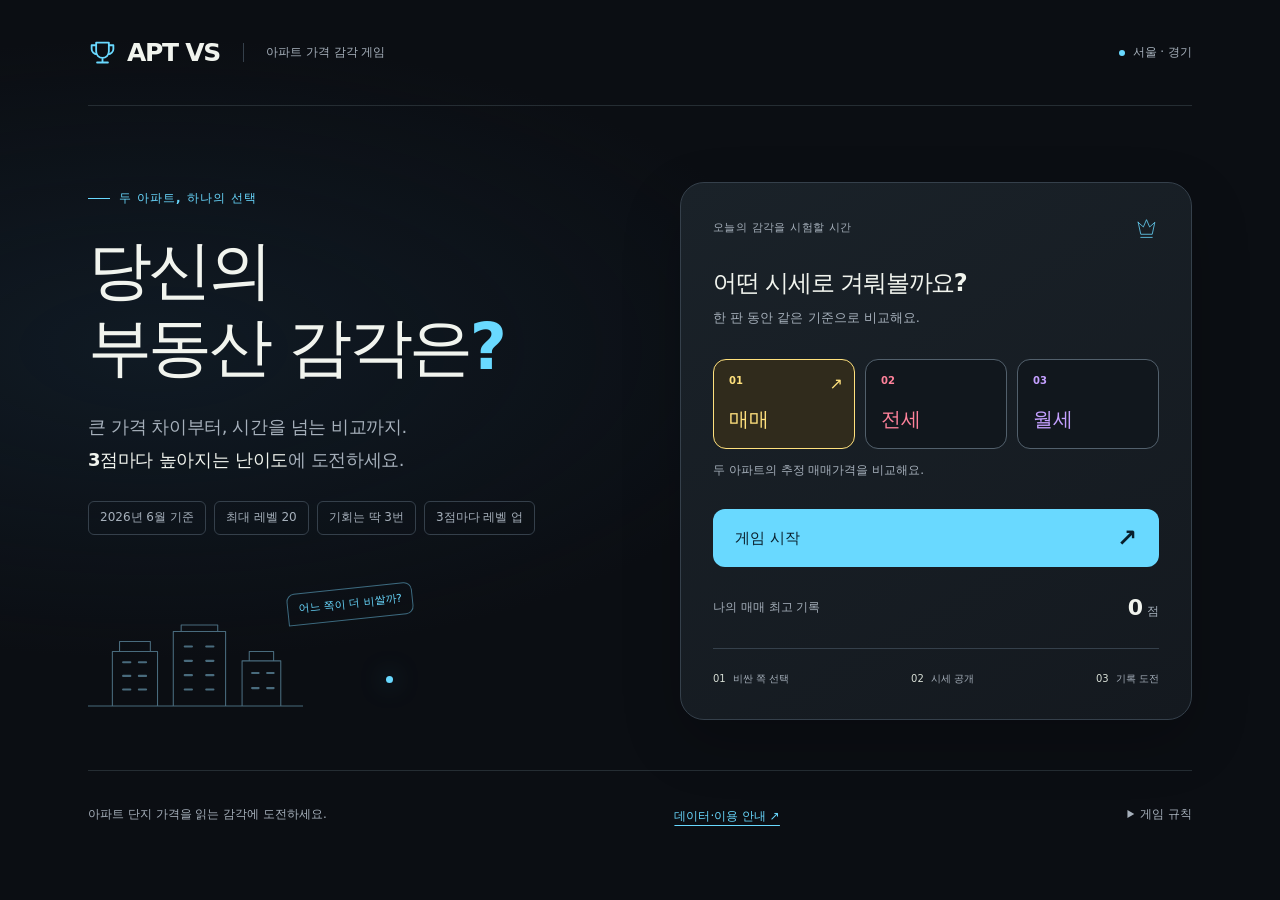
<file: index.html>
<!doctype html>
<html lang="ko">
<head>
  <meta charset="utf-8">
  <meta name="viewport" content="width=device-width, initial-scale=1">
  <meta name="theme-color" content="#0b0e13">
  <meta name="description" content="두 아파트, 더 높은 가격은? 매매·전세·월세로 겨루는 아파트 가격 감각 게임, APT VS.">
  
  <!-- Google Search Console -->
  <meta name="google-site-verification" content="xOsqzRClQl6EFem7IE3CY9n8FwjaJOAxS49cZvWSV00" />
  
  <!-- Google Analytics -->
  <script async src="https://www.googletagmanager.com/gtag/js?id=G-6WFN2FJ679"></script>
  <script>
    window.dataLayer = window.dataLayer || [];
    function gtag(){dataLayer.push(arguments);}
    gtag('js', new Date());
    gtag('config', 'G-6WFN2FJ679');
  </script>
  
  <title>APT VS · 당신의 부동산 감각은?</title>
  <link rel="icon" href="data:image/svg+xml,%3Csvg xmlns='http://www.w3.org/2000/svg' viewBox='0 0 32 32'%3E%3Crect width='32' height='32' rx='8' fill='%2369d9ff'/%3E%3Cpath d='M9 7h14v8a7 7 0 0 1-14 0zM16 22v4M11 26h10' fill='none' stroke='%23091620' stroke-width='3'/%3E%3C/svg%3E">
  <link rel="stylesheet" href="./game.76e794f03d40.css">
  <script type="module" src="./game.76e794f03d40.js"></script>
</head>
<body>
  <a class="skip" href="#main">게임으로 바로 가기</a>
  <div class="shell">
    <header class="site-header">
      <a class="brand" href="./" aria-label="APT VS 처음으로">
        <svg viewBox="0 0 32 32" aria-hidden="true"><path d="M9 5h14v10a7 7 0 0 1-14 0V5Zm0 3H4v4a6 6 0 0 0 6 6m13-10h5v4a6 6 0 0 1-6 6M16 22v5m-6 0h12"/></svg>
        APT VS<span class="brand-note">아파트 가격 감각 게임</span>
      </a>
      <span class="header-tag"><span aria-hidden="true" class="dot"></span>서울 · 경기</span>
    </header>
    <main id="main" tabindex="-1"><p class="boot">APT VS 게임을 준비하고 있어요.</p></main>
    <p id="announcer" class="sr-only" role="status" aria-live="polite" aria-atomic="true"></p>
    <footer class="site-footer">
      <span>아파트 단지 가격을 읽는 감각에 도전하세요.</span>
      <a class="about-link" href="./about.html">데이터·이용 안내 ↗</a>
      <details>
        <summary>게임 규칙</summary>
        <div class="method-copy">
          <p>더 높은 <strong>추정 가격</strong>을 고르세요. 정답은 1점, 오답은 기회 1개 차감. 기회 3개를 모두 쓰면 한 판이 끝납니다. 3점마다 한 레벨씩 올라 최대 레벨 20까지 도전합니다.</p>
          <p>레벨에 따라 시세 차이가 다릅니다. 레벨 1은 50% 초과, 2는 30% 초과, 3은 15% 초과, 4~9는 10% 초과입니다. 모든 레벨에서 5%를 초과해야 하며, 10~19는 20% 이내, 20은 10% 이내로 더 비슷한 가격을 비교합니다.</p>
          <p>1~4는 같은 전용 평형을 유지하며, 비교 지역을 서울·경기 전체 → 같은 시도 → 같은 지역구 → 같은 법정동 순으로 좁힙니다. 5는 26↔18, 6은 25·26↔17·18, 7은 25·26↔30~34, 8은 17·18↔30~34평형을 비교하고, 9부터는 모든 지역·평형을 허용합니다.</p>
          <p>10까지는 같은 기준일을 비교합니다. 11은 기준 연도의 다른 월, 12부터는 한 레벨마다 이전 1년을 더 허용합니다. 20은 데이터가 있는 전체 연도를 비교합니다. 비교 시기는 카드마다 표시하며 오늘의 실거래가를 뜻하지 않습니다.</p>
          <p>실제 단지의 <strong>전용면적에 맞춘 추정 가격</strong>입니다. 평은 전용면적 ÷ 3.3058이며, 전용 정수 평형은 이 값을 반올림한 기존 분류입니다. 공급 평형과 다릅니다. 월세는 각 시점의 모형 전환율로 보증금 1,000만원에 맞춥니다.</p>
          <p>준공연도는 단지 준공일 기준이며, 연차는 2026년에서 준공연도를 뺀 값입니다(2026년 6월 기준). 공개 가격은 매매·전세 100만원, 월세 1만원 단위로 반올림합니다.</p>
          <p>추정치 사이의 차이가 실제 거래에서 보장되지는 않습니다. 개인 최고 기록은 이 브라우저에만 임시 저장됩니다.</p>
        </div>
      </details>
    </footer>
  </div>
  <noscript><p class="noscript">게임을 시작하려면 브라우저에서 자바스크립트를 켜 주세요.</p></noscript>
</body>
</html>
</file>
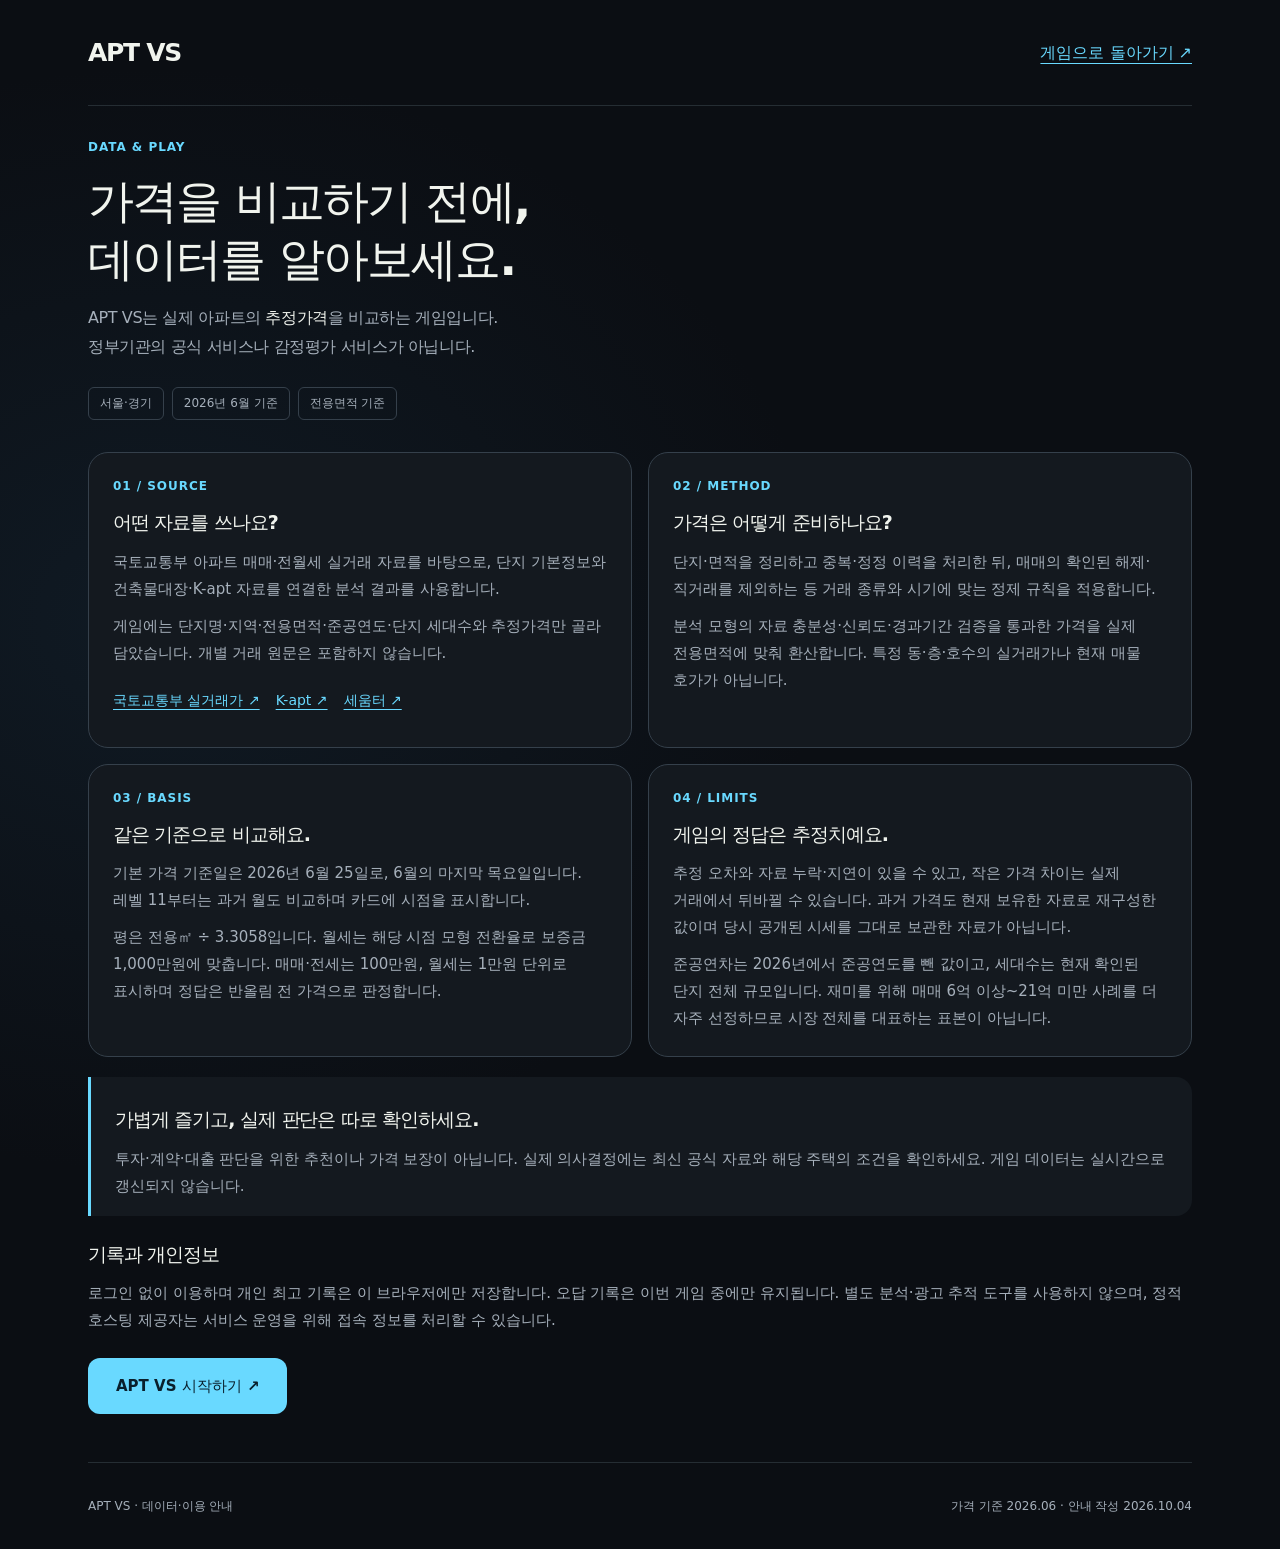
<file: about.html>
<!doctype html>
<html lang="ko">
<head>
  <meta charset="utf-8">
  <meta name="viewport" content="width=device-width, initial-scale=1">
  <meta name="theme-color" content="#0b0e13">
  <meta name="description" content="APT VS의 데이터 출처, 추정가격 준비 과정과 이용 안내.">
  <title>데이터·이용 안내 · APT VS</title>
  <link rel="stylesheet" href="./game.76e794f03d40.css">
</head>
<body>
  <a class="skip" href="#main">안내로 바로 가기</a>
  <div class="shell about-shell">
    <header class="site-header"><a class="brand" href="./">APT VS</a><a class="about-link" href="./">게임으로 돌아가기 ↗</a></header>
    <main id="main" class="about-main" tabindex="-1">
      <p class="eyebrow">DATA &amp; PLAY</p>
      <h1>가격을 비교하기 전에,<br>데이터를 알아보세요.</h1>
      <p class="lead">APT VS는 실제 아파트의 <strong>추정가격</strong>을 비교하는 게임입니다.<br>정부기관의 공식 서비스나 감정평가 서비스가 아닙니다.</p>
      <div class="rule-pills"><span>서울·경기</span><span>2026년 6월 기준</span><span>전용면적 기준</span></div>
      <div class="about-grid">
        <section class="about-card"><span class="eyebrow">01 / SOURCE</span><h2>어떤 자료를 쓰나요?</h2><p>국토교통부 아파트 매매·전월세 실거래 자료를 바탕으로, 단지 기본정보와 건축물대장·K-apt 자료를 연결한 분석 결과를 사용합니다.</p><p>게임에는 단지명·지역·전용면적·준공연도·단지 세대수와 추정가격만 골라 담았습니다. 개별 거래 원문은 포함하지 않습니다.</p><nav class="source-links" aria-label="공식 데이터 출처"><a href="https://rt.molit.go.kr/">국토교통부 실거래가 ↗</a><a href="https://www.k-apt.go.kr/">K-apt ↗</a><a href="https://www.eais.go.kr/">세움터 ↗</a></nav></section>
        <section class="about-card"><span class="eyebrow">02 / METHOD</span><h2>가격은 어떻게 준비하나요?</h2><p>단지·면적을 정리하고 중복·정정 이력을 처리한 뒤, 매매의 확인된 해제·직거래를 제외하는 등 거래 종류와 시기에 맞는 정제 규칙을 적용합니다.</p><p>분석 모형의 자료 충분성·신뢰도·경과기간 검증을 통과한 가격을 실제 전용면적에 맞춰 환산합니다. 특정 동·층·호수의 실거래가나 현재 매물 호가가 아닙니다.</p></section>
        <section class="about-card"><span class="eyebrow">03 / BASIS</span><h2>같은 기준으로 비교해요.</h2><p>기본 가격 기준일은 <time datetime="2026-06-25">2026년 6월 25일</time>로, 6월의 마지막 목요일입니다. 레벨 11부터는 과거 월도 비교하며 카드에 시점을 표시합니다.</p><p>평은 전용㎡ ÷ 3.3058입니다. 월세는 해당 시점 모형 전환율로 보증금 1,000만원에 맞춥니다. 매매·전세는 100만원, 월세는 1만원 단위로 표시하며 정답은 반올림 전 가격으로 판정합니다.</p></section>
        <section class="about-card"><span class="eyebrow">04 / LIMITS</span><h2>게임의 정답은 추정치예요.</h2><p>추정 오차와 자료 누락·지연이 있을 수 있고, 작은 가격 차이는 실제 거래에서 뒤바뀔 수 있습니다. 과거 가격도 현재 보유한 자료로 재구성한 값이며 당시 공개된 시세를 그대로 보관한 자료가 아닙니다.</p><p>준공연차는 2026년에서 준공연도를 뺀 값이고, 세대수는 현재 확인된 단지 전체 규모입니다. 재미를 위해 매매 6억 이상~21억 미만 사례를 더 자주 선정하므로 시장 전체를 대표하는 표본이 아닙니다.</p></section>
      </div>
      <aside class="about-notice" aria-label="이용 유의사항"><h2>가볍게 즐기고, 실제 판단은 따로 확인하세요.</h2><p>투자·계약·대출 판단을 위한 추천이나 가격 보장이 아닙니다. 실제 의사결정에는 최신 공식 자료와 해당 주택의 조건을 확인하세요. 게임 데이터는 실시간으로 갱신되지 않습니다.</p></aside>
      <section class="about-storage"><h2>기록과 개인정보</h2><p>로그인 없이 이용하며 개인 최고 기록은 이 브라우저에만 저장합니다. 오답 기록은 이번 게임 중에만 유지됩니다. 별도 분석·광고 추적 도구를 사용하지 않으며, 정적 호스팅 제공자는 서비스 운영을 위해 접속 정보를 처리할 수 있습니다.</p></section>
      <a class="primary about-cta" href="./">APT VS 시작하기 ↗</a>
    </main>
    <footer class="site-footer"><span>APT VS · 데이터·이용 안내</span><span>가격 기준 2026.06 · 안내 작성 2026.10.04</span></footer>
  </div>
</body>
</html>
</file>
<file: game.76e794f03d40.css>
:root{
  color-scheme:dark;
  --bg:#0b0e13;
  --surface:#14191f;
  --raised:#1b222a;
  --text:#f1f4ee;
  --muted:#a6b0bb;
  --border:#35404b;
  --accent:#69d9ff;
  --ink:#091f2c;
  --wrong:#ffada3;
  --radius:24px;
  font-family:system-ui,-apple-system,BlinkMacSystemFont,'Apple SD Gothic Neo','Malgun Gothic',sans-serif;
font-synthesis:none}
*{
box-sizing:border-box}
body{
  margin:0;
  background:radial-gradient(ellipse at 12% 40%,#172c3d66,transparent 42%),var(--bg);
  color:var(--text);
  font-size:16px;
  line-height:1.6;
min-width:280px}
button,input,a,summary{
-webkit-tap-highlight-color:transparent}
button{
  font:inherit;
  color:inherit;
  cursor:pointer;
touch-action:manipulation}
button:disabled{
cursor:default}
button,a,input,summary{
outline-offset:5px}
button:focus-visible,a:focus-visible,input:focus-visible,summary:focus-visible{
outline:3px solid var(--accent)}
h1:focus,main:focus{
outline:none}
a{
color:inherit}
h1,h2,p{
margin:0}
h1,h2{
  letter-spacing:-.055em;
  line-height:1.2;
  word-break:keep-all;
overflow-wrap:anywhere}
button{
border:0}
svg{
  fill:none;
  stroke:currentColor;
  stroke-width:1.5;
  stroke-linecap:round;
stroke-linejoin:round}
.shell{
  max-width:1200px;
  margin:auto;
padding:0 48px}
.site-header{
  height:106px;
  display:flex;
  align-items:center;
  justify-content:space-between;
  gap:24px;
border-bottom:1px solid #252d33}
.brand{
  display:flex;
  align-items:center;
  gap:10px;
  text-decoration:none;
  font-size:25px;
  font-weight:800;
  letter-spacing:-1.3px;
min-height:44px}
.brand svg{
  width:29px;
  height:29px;
  color:var(--accent);
stroke-width:2}
.brand-note{
  font-size:12px;
  font-weight:500;
  letter-spacing:0;
  color:var(--muted);
  margin-left:13px;
  padding-left:22px;
border-left:1px solid var(--border)}
.header-tag{
  font-size:12px;
  display:flex;
  align-items:center;
  gap:8px;
  color:var(--muted);
white-space:nowrap}
.dot{
  width:6px;
  height:6px;
  border-radius:50%;
background:var(--accent)}
main{
min-height:660px}
.lobby{
  display:grid;
  grid-template-columns:1fr 1fr;
  gap:80px;
  padding:76px 0 50px;
align-items:center}
.eyebrow{
  font-size:12px;
  color:var(--accent);
  font-weight:650;
  letter-spacing:.08em;
  display:flex;
  align-items:center;
gap:9px}
.tiny-line{
  width:22px;
  height:1px;
background:currentColor}
.intro h1{
  font-size:clamp(42px,5.1vw,64px);
  font-weight:800;
  line-height:1.2;
margin:24px 0}
.accent{
color:var(--accent)}
.lead{
  color:var(--muted);
  font-size:18px;
  line-height:1.85;
letter-spacing:-.4px}
.lead strong{
  color:var(--text);
font-weight:600}
.rule-pills{
  display:flex;
  gap:8px;
  flex-wrap:wrap;
margin-top:25px}
.rule-pills span{
  padding:6px 11px;
  border:1px solid var(--border);
  border-radius:6px;
  font-size:12px;
color:var(--muted)}
.intro-art{
  height:150px;
  margin-top:28px;
  position:relative;
max-width:325px}
.intro-art .buildings{
  width:215px;
  color:#6b9db6;
  opacity:.65;
  position:absolute;
  bottom:0;
left:0}
.art-caption{
  position:absolute;
  right:0;
  top:25px;
  color:var(--accent);
  font-size:11px;
  border:1px solid #3d6b80;
  border-radius:8px 8px 8px 0;
  padding:6px 10px;
transform:rotate(-6deg)}
.art-orbit{
  position:absolute;
  right:20px;
  bottom:30px;
  width:7px;
  height:7px;
  box-shadow:0 0 25px #69d9ff88;
  background:var(--accent);
border-radius:50%}
.start-panel{
  border:1px solid var(--border);
  border-radius:var(--radius);
  background:linear-gradient(150deg,#1a2229,var(--surface));
  padding:32px;
  position:relative;
box-shadow:0 22px 60px #0003}
.panel-top{
  display:flex;
  justify-content:space-between;
  align-items:center;
margin-bottom:29px}
.panel-top .eyebrow{
  color:var(--muted);
  font-size:11px;
letter-spacing:.04em}
.panel-top svg{
  width:25px;
  height:25px;
color:var(--accent)}
h2{
  font-size:24px;
font-weight:750}
.muted{
color:var(--muted)}
.start-panel>p.muted{
  font-size:13px;
margin-top:10px}
.mode-picker{
  border:0;
  display:grid;
  grid-template-columns:repeat(3,1fr);
  gap:10px;
  padding:0;
  margin:30px 0 0;
min-width:0}
.mode-option{
  position:relative;
cursor:pointer}
.mode-option input{
  position:absolute;
  opacity:0;
  width:100%;
  height:100%;
  margin:0;
cursor:pointer}
.mode-body{
  position:relative;
  pointer-events:none;
  display:flex;
  flex-direction:column;
  gap:14px;
  border:1px solid #52606c;
  border-radius:13px;
  padding:13px 15px;
  color:var(--muted);
  background:#11171d;
transition:border-color .18s,background .18s}
.mode-number{
  font-size:10px;
  font-variant-numeric:tabular-nums;
font-weight:600}
.mode-body strong{
  font-size:20px;
  font-weight:650;
color:var(--text)}
.mode-mark{
  position:absolute;
  right:11px;
  top:11px;
  font-size:16px;
opacity:0}
.mode-option input:checked+.mode-body{
  border-color:var(--accent);
  background:#172d3c;
color:var(--accent)}
.mode-option input:checked+.mode-body strong{
color:var(--accent)}
.mode-option input:checked+.mode-body .mode-mark{
opacity:1}
.mode-option input:focus-visible+.mode-body{
  outline:3px solid var(--accent);
outline-offset:5px}
.mode-note{
  font-size:12px;
  color:var(--muted);
  min-height:48px;
  padding-top:12px;
word-break:keep-all}
.primary,.secondary{
  min-height:52px;
  padding:12px 22px;
  border-radius:12px;
  font-size:15px;
  font-weight:700;
  transition:background .18s,box-shadow .18s;
  display:flex;
  align-items:center;
  justify-content:center;
gap:12px}
.primary{
  background:var(--accent);
color:var(--ink)}
.primary span{
  font-size:24px;
line-height:1}
.start-panel>.primary{
  width:100%;
  justify-content:space-between;
  min-height:58px;
margin-top:12px}
.primary:hover{
  background:#9de8ff;
box-shadow:0 0 25px #69d9ff20}
.primary:active,.secondary:active{
filter:brightness(.9)}
.secondary{
  border:1px solid #53616d;
background:var(--raised)}
.secondary:not(:disabled):hover{
background:#283440}
.secondary:disabled{
  color:#78838e;
  border-color:#35404b;
background:#14191f}
.personal-best{
  display:flex;
  align-items:center;
  justify-content:space-between;
  color:var(--muted);
  font-size:12px;
margin:23px 0}
.personal-best strong{
  font-size:22px;
  font-weight:650;
  color:var(--text);
font-variant-numeric:tabular-nums}
.personal-best small{
  font-size:12px;
  margin-left:4px;
color:var(--muted)}
.mini-guide{
  display:flex;
  justify-content:space-between;
  gap:10px;
  font-size:10px;
  border-top:1px solid var(--border);
  padding-top:22px;
color:var(--muted)}
.mini-guide b{
  color:#d6ddd4;
  margin-right:4px;
font-weight:500}
.site-footer{
  display:flex;
  align-items:flex-start;
  justify-content:space-between;
  gap:20px;
  padding:24px 0 32px;
  border-top:1px solid #252d33;
  color:var(--muted);
font-size:12px}
.site-footer>span{
  white-space:nowrap;
padding-top:10px}
.site-footer details{
  max-width:630px;
text-align:right}
.site-footer summary{
  padding:10px 0;
  min-height:44px;
  cursor:pointer;
list-style-position:inside}
.method-copy{
  padding:20px;
  border-radius:12px;
  background:var(--surface);
  text-align:left;
line-height:1.8}
.method-copy p+p{
margin-top:12px}
.arena{
  max-width:940px;
  margin:auto;
padding:22px 0 36px}
.arena-toolbar{
  display:flex;
  justify-content:space-between;
  align-items:center;
  gap:16px;
  color:var(--muted);
font-size:12px}
.text-button{
  background:none;
  color:var(--muted);
  padding:8px 0;
  min-height:44px;
font-size:13px}
.text-button:hover{
color:var(--text)}
.snapshot-date{
font-variant-numeric:tabular-nums}
.hud{
  display:flex;
  gap:25px;
  align-items:center;
  padding:14px 22px;
  margin-top:14px;
  border:1px solid var(--border);
  border-radius:15px;
background:var(--surface)}
.mode-badge{
  font-size:12px;
  border:1px solid #3b7088;
  background:#172c3c;
  color:var(--accent);
  padding:5px 10px;
border-radius:6px}
.score{
  display:flex;
  align-items:center;
  gap:12px;
margin-left:auto}
.score>span,.lives>span:first-child{
  font-size:12px;
color:var(--muted)}
.score strong{
  font-size:27px;
  color:var(--accent);
  line-height:1;
font-variant-numeric:tabular-nums}
.lives{
  display:flex;
  gap:12px;
  align-items:center;
  border-left:1px solid var(--border);
padding-left:25px}
.heart{
  font-size:23px;
  margin-left:4px;
color:var(--accent)}
.heart.spent{
color:#505a64}
.round-heading{
  text-align:center;
margin:30px 0 26px}
.round-heading .eyebrow{
  justify-content:center;
  font-size:11px;
margin-bottom:12px}
.round-heading h1{
font-size:30px}
.round-heading>p:last-child{
  font-size:12px;
  color:var(--muted);
margin-top:12px}
.divider{
  margin:0 10px;
color:#7f8992}
.card-grid{
  position:relative;
  display:grid;
  grid-template-columns:1fr 1fr;
  gap:36px;
align-items:stretch}
.apartment-card{
  min-width:0;
  text-align:left;
  display:flex;
  flex-direction:column;
  position:relative;
  padding:25px 28px 0;
  border:1px solid #596573;
  border-radius:20px;
  background:linear-gradient(145deg,#1b222a,#12181e);
  overflow:hidden;
  transition:border-color .18s,box-shadow .18s;
isolation:isolate}
.apartment-card:enabled:hover{
  border-color:var(--accent);
box-shadow:0 0 0 1px #69d9ff33,0 14px 40px #0003}
.apartment-card:enabled:active{
background:#172d3c}
.card-top{
  display:flex;
  align-items:center;
  justify-content:space-between;
  gap:8px;
min-height:26px}
.region{
  font-size:12px;
color:var(--muted)}
.keycap{
  font-size:11px;
  border:1px solid #4c5762;
  line-height:1;
  padding:5px 7px;
  border-radius:5px;
color:var(--muted)}
.dong{
  font-size:28px;
  font-weight:750;
  line-height:1.3;
  letter-spacing:-1px;
margin-top:13px}
.apartment-name{
  font-size:19px;
  font-weight:600;
  line-height:1.5;
  word-break:keep-all;
  overflow-wrap:anywhere;
  margin-top:5px;
min-height:57px}
.area{
  font-size:13px;
  line-height:1.6;
  color:var(--muted);
  margin-top:8px;
word-break:keep-all}
.apartment-card .buildings{
  width:100%;
  height:86px;
  margin:6px auto 0;
  color:#51636c;
  opacity:.6;
flex:none}
.windows{
stroke-width:3}
.price-zone{
  display:flex;
  flex-direction:column;
  justify-content:center;
  border-top:1px solid #35404b;
  padding:17px 0 20px;
  min-height:112px;
  margin-top:auto;
width:100%}
.hidden-price{
  font-size:30px;
  font-weight:700;
  line-height:1.1;
color:#c9d1d8}
.hidden-price small{
  font-size:12px;
  font-weight:400;
  color:var(--muted);
margin-left:5px}
.choose-label{
  display:flex;
  justify-content:space-between;
  align-items:center;
  font-size:12px;
  color:var(--muted);
margin-top:12px}
.choose-label>span{
  font-size:17px;
color:var(--text)}
.versus{
  position:absolute;
  left:50%;
  top:50%;
  transform:translate(-50%,-50%);
  width:38px;
  height:38px;
  display:grid;
  place-items:center;
  border:1px solid #46515d;
  border-radius:50%;
  background:var(--bg);
  font-size:12px;
  color:var(--muted);
z-index:1}
.apartment-card.selected{
  border-color:var(--accent);
box-shadow:0 0 0 1px var(--accent),0 0 35px #69d9ff14}
.apartment-card.winner{
  border-color:var(--accent);
background:linear-gradient(145deg,#183648,#111d29)}
.apartment-card.miss{
  border-color:var(--wrong);
box-shadow:0 0 0 1px var(--wrong)}
.price-label{
  font-size:12px;
  color:var(--muted);
margin-bottom:4px}
.winner .price-label{
color:var(--accent)}
.price{
  font-size:clamp(22px,2.4vw,30px);
  font-weight:750;
  line-height:1.3;
  letter-spacing:-.8px;
  font-variant-numeric:tabular-nums;
overflow-wrap:anywhere}
.revealed .price-zone{
animation:price-reveal .6s cubic-bezier(.16,1,.3,1) both}
.round-feedback{
  margin-top:23px;
  display:flex;
  flex-direction:column;
  align-items:center;
  gap:4px;
  min-height:58px;
text-align:center}
.round-feedback strong{
font-size:16px}
.round-feedback>span{
  font-size:12px;
color:var(--muted)}
.correct-feedback strong{
color:var(--accent)}
.wrong-feedback strong{
color:var(--wrong)}
.round-controls{
  display:flex;
  align-items:center;
  justify-content:center;
  gap:25px;
margin-top:12px}
.auto-control{
  font-size:12px;
  color:var(--muted);
  min-height:44px;
  display:flex;
  align-items:center;
  gap:8px;
cursor:pointer}
.auto-control input{
  width:17px;
  height:17px;
accent-color:var(--accent)}
.next{
  font-size:13px;
  min-height:44px;
padding:10px 18px}
.result{
  text-align:center;
  max-width:640px;
  margin:auto;
  padding:48px 0;
  position:relative;
isolation:isolate}
.result>.eyebrow{
  justify-content:center;
margin:16px 0 10px}
.rank-icon{
  width:65px;
  height:65px;
  padding:13px;
  border-radius:20px;
  border:1px solid #3b7088;
  background:#172d3c;
  color:var(--accent);
margin:auto}
.rank-icon svg{
  width:100%;
  height:100%;
stroke-width:2}
.result h1{
font-size:30px}
.final-score{
  font-size:120px;
  line-height:1.2;
  letter-spacing:-8px;
  font-weight:800;
  color:var(--accent);
  font-variant-numeric:tabular-nums;
margin:13px 0}
.final-score>span{
  font-size:22px;
  color:var(--muted);
  letter-spacing:0;
margin-left:10px}
.result-copy{
  color:var(--muted);
  font-size:14px;
word-break:keep-all}
.result-stats{
  display:grid;
  grid-template-columns:repeat(3,1fr);
  border:1px solid var(--border);
  border-radius:16px;
  background:var(--surface);
  padding:21px 10px;
margin:30px 0 24px}
.result-stats>div{
  display:flex;
  flex-direction:column;
gap:4px}
.result-stats>div+div{
border-left:1px solid var(--border)}
.result-stats span{
  font-size:12px;
color:var(--muted)}
.result-stats strong{
font-size:23px}
.result-stats small{
  font-size:12px;
  font-weight:400;
  color:var(--muted);
margin-left:4px}
.result-actions{
  display:flex;
  gap:12px;
justify-content:center}
.result-actions>button{
flex:1}
.result-halo{
  position:absolute;
  inset:70px -20px auto;
  height:330px;
  z-index:-1;
pointer-events:none}
.celebrate .result-halo{
  background:radial-gradient(ellipse,#69d9ff16,transparent 66%);
animation:halo 1.6s ease-out 2}
.celebrate .rank-icon{
animation:rank .7s ease-out}
.master .final-score{
text-shadow:0 0 45px #69d9ff55}
.master .result-halo{
  background:radial-gradient(ellipse,#69d9ff28,transparent 65%);
animation:halo 1.3s ease-out 3}
.notice{
  text-align:center;
  max-width:620px;
  margin:auto;
padding:150px 0}
.notice h1{
font-size:30px}
.notice>p{
  color:var(--muted);
  margin:18px 0 28px;
word-break:keep-all}
.notice>.eyebrow{
  justify-content:center;
color:var(--accent)}
.notice>.secondary{
margin:32px auto}
.loader{
  display:block;
  width:36px;
  height:36px;
  margin:0 auto 28px;
  border:2px solid var(--border);
  border-top-color:var(--accent);
  border-radius:50%;
animation:spin .9s linear infinite}
.boot{
  padding:100px 0;
  text-align:center;
color:var(--muted)}
.sr-only{
  position:absolute;
  width:1px;
  height:1px;
  padding:0;
  margin:-1px;
  overflow:hidden;
  clip:rect(0,0,0,0);
  white-space:nowrap;
border:0}
.skip{
  position:fixed;
  clip-path:inset(100%);
  top:10px;
  left:16px;
  background:var(--accent);
  color:var(--ink);
  padding:10px;
z-index:10}
.skip:focus{
clip-path:none}
.noscript{
  padding:30px;
text-align:center}
@keyframes price-reveal{
  from{
    opacity:0;
  transform:perspective(600px) rotateX(-30deg) translateY(12px)}
  to{
    opacity:1;
  transform:none}
}
@keyframes halo{
  0%{
    opacity:.2;
  transform:scale(.75)}
  50%{
  opacity:1}
  100%{
    opacity:.8;
  transform:scale(1)}
}
@keyframes rank{
  from{
    transform:translateY(12px) scale(.85);
  opacity:0}
  to{
    transform:none;
  opacity:1}
}
@keyframes spin{
  to{
  transform:rotate(360deg)}
}
@media(min-width:1600px){
  .shell{
  max-width:1320px}
  .lobby{
    gap:120px;
    padding-top:96px;
  padding-bottom:76px}
  .intro h1{
  font-size:72px}
  .start-panel{
  padding:40px}
  .intro-art{
  margin-top:40px}
}
@media(max-width:900px){
  .shell{
  padding:0 28px}
  .lobby{
  gap:40px}
  .intro h1{
  font-size:48px}
  .brand-note{
  display:none}
  .start-panel{
  padding:25px}
  .mini-guide{
  font-size:9px}
  .apartment-card{
  padding:22px 22px 0}
  .card-grid{
  gap:26px}
  .round-heading h1{
  font-size:28px}
}
@media(max-width:680px){
  .shell{
  padding:0 20px}
  .site-header{
  height:78px}
  .brand{
  font-size:23px}
  .header-tag{
  font-size:11px}
  main{
  min-height:0}
  .lobby{
    grid-template-columns:1fr;
    gap:28px;
  padding:32px 0}
  .intro h1{
    font-size:44px;
  margin:16px 0}
  .intro .eyebrow{
  font-size:11px}
  .lead{
  font-size:15px}
  .lead br{
  display:none}
  .rule-pills{
  margin-top:16px}
  .intro-art{
  display:none}
  .start-panel{
  padding:24px}
  .panel-top{
  margin-bottom:18px}
  .mini-guide{
  font-size:10px}
  .site-footer{
    font-size:11px;
    padding-bottom:max(24px,env(safe-area-inset-bottom));
  gap:16px}
  .site-footer>span{
  display:none}
  .site-footer details{
    width:100%;
  text-align:center}
  .method-copy{
  font-size:12px}
  .arena{
  padding:12px 0 26px}
  .arena-toolbar{
  font-size:11px}
  .hud{
    gap:12px;
    padding:13px 15px;
  margin-top:6px}
  .lives{
    gap:6px;
  padding-left:12px}
  .lives>span:first-child{
  display:none}
  .score{
  gap:8px}
  .score strong{
  font-size:24px}
  .heart{
    font-size:22px;
  margin-left:2px}
  .mode-badge{
  font-size:11px}
  .round-heading{
  margin:23px 0 21px}
  .round-heading h1{
  font-size:25px}
  .round-heading>p:last-child{
  font-size:11px}
  .divider{
  margin:0 5px}
  .card-grid{
    grid-template-columns:1fr;
    grid-auto-rows:1fr;
  gap:20px}
  .apartment-card{
    padding:16px 19px;
    min-height:194px;
    display:grid;
    grid-template-columns:minmax(0,1fr) 100px;
    column-gap:14px;
  align-content:start}
  .card-top{
    grid-column:1/-1;
  min-height:21px}
  .dong{
    font-size:24px;
    grid-column:1;
  margin-top:9px}
  .apartment-name{
    font-size:16px;
    min-height:0;
    grid-column:1;
    margin-top:3px;
  line-height:1.5}
  .area{
    grid-column:1/-1;
    grid-row:5;
    font-size:12px;
    margin-top:9px;
    position:relative;
  z-index:1}
  .apartment-card .buildings{
    position:absolute;
    right:12px;
    bottom:44px;
    width:80px;
    height:45px;
    opacity:.3;
  z-index:-1}
  .price-zone{
    grid-column:2;
    grid-row:2/5;
    padding:10px 0 5px 13px;
    min-height:98px;
    margin:0;
    align-self:center;
    border-top:0;
    border-left:1px solid #35404b;
  justify-content:center}
  .hidden-price{
  font-size:30px}
  .hidden-price small{
  display:none}
  .choose-label{
    font-size:11px;
    line-height:1.6;
    display:block;
  word-break:keep-all}
  .choose-label>span{
  display:none}
  .price{
    font-size:19px;
    line-height:1.5;
  letter-spacing:-.6px}
  .price-label{
    font-size:10px;
    word-break:keep-all;
  line-height:1.6}
  .versus{
    top:50%;
    width:30px;
    height:30px;
  font-size:10px}
  .round-feedback{
    margin-top:18px;
  min-height:52px}
  .round-feedback strong{
  font-size:14px}
  .round-feedback>span{
  font-size:11px}
  .round-controls{
    gap:16px;
  margin-top:8px}
  .result{
  padding:35px 0}
  .result h1{
  font-size:28px}
  .final-score{
    font-size:100px;
  margin:10px 0}
  .result-copy{
  font-size:13px}
  .result-stats{
    margin:24px 0 20px;
  padding:17px 5px}
  .result-stats span{
  font-size:11px}
  .result-actions{
    flex-direction:column;
  gap:10px}
  .result-actions>button{
  flex:auto}
  .result-halo{
  inset:65px 0 auto}
  .notice{
  padding:90px 0}
  .notice h1{
  font-size:26px}
  .notice>p{
  font-size:14px}
}
@media(max-width:360px){
  .shell{
  padding:0 14px}
  .intro h1{
  font-size:38px}
  .start-panel{
  padding:20px}
  .mode-body{
  padding:12px}
  .mini-guide{
  font-size:9px}
  .apartment-card{
    grid-template-columns:minmax(0,1fr) 85px;
  column-gap:10px}
  .price{
  font-size:17px}
  .hud{
    gap:8px;
  padding:12px}
  .lives{
  padding-left:8px}
  .round-heading h1{
  font-size:22px}
}
@media(prefers-reduced-motion:reduce){
  *,*::before,*::after{
    animation:none!important;
    transition:none!important;
  scroll-behavior:auto!important}
}
/* Score-based comparison scope; one shared announcement region owns updates. */
.level-panel {
  margin-top:16px;
  padding:14px 18px;
  border:1px solid var(--border);
  border-radius:12px;
  background:var(--surface);
}
.level-heading {
  display:flex;
  justify-content:space-between;
  align-items:center;
  gap:12px;
  font-size:12px;
}
.level-heading strong { color:var(--accent); font-size:15px; }
.level-heading span, .level-panel p { color:var(--muted); }
.level-panel p { font-size:12px; margin-top:4px; word-break:keep-all; }
.level-panel progress {
  display:block;
  width:100%;
  height:4px;
  margin-top:10px;
  border:0;
  border-radius:4px;
  overflow:hidden;
  background:var(--border);
  accent-color:var(--accent);
}
.level-panel progress::-webkit-progress-bar { background:var(--border); }
.level-panel progress::-webkit-progress-value { background:var(--accent); }
.level-panel progress::-moz-progress-bar { background:var(--accent); }
.result-level { color:var(--accent); font-size:14px; margin-top:10px; }
@media(max-width:680px) {
  .level-panel { padding:12px 14px; margin-top:12px; }
  .area { line-height:1.8; }
}
/* Difficulty is visible on both cards equally, independent of the answer. */
[data-mode="sale"] { --market:#ffe17d; --market-tint:#302b1c; --market-glow:#ffe17d22; }
[data-mode="jeonse"] { --market:#ff829b; --market-tint:#33212a; --market-glow:#ff829b22; }
[data-mode="monthly"] { --market:#c4a0ff; --market-tint:#2a233b; --market-glow:#c4a0ff22; }
.mode-body strong, .mode-body .mode-number { color:var(--market); }
.mode-option input:checked+.mode-body {
  border-color:var(--market);
  background:var(--market-tint);
  color:var(--market);
}
.mode-option input:checked+.mode-body strong { color:var(--market); }
.arena .apartment-card {
  border-color:var(--market);
  background:linear-gradient(145deg,var(--market-tint),#12181e 65%);
}
.card-market {
  margin-left:8px;
  color:var(--market);
  font-weight:700;
}
.challenge-arena .apartment-card {
  border-top-width:3px;
  box-shadow:0 0 22px var(--market-glow);
}
.expert-arena .apartment-card {
  border:4px double var(--market);
  box-shadow:0 0 30px var(--market-glow);
}
.building-age {
  display:flex;
  flex-wrap:wrap;
  align-items:baseline;
  gap:4px 8px;
  color:var(--text);
  font-size:12px;
  line-height:1.7;
  margin-top:6px;
}
.building-age small { color:var(--muted); font-size:11px; }
.period-badge {
  display:flex;
  justify-content:space-between;
  align-items:center;
  flex-wrap:wrap;
  gap:6px 12px;
  padding:9px 0;
  margin-top:10px;
  border-top:1px solid #ffffff24;
  border-bottom:1px solid #ffffff24;
  color:var(--market);
  font-size:12px;
  font-weight:600;
}
.period-badge time { color:var(--text); font-size:14px; }
/* Answer feedback takes precedence over the difficulty outline. */
.arena .apartment-card.selected { border-color:var(--accent); }
.arena .apartment-card.winner { border-color:var(--accent); background:linear-gradient(145deg,#183648,#111d29); }
.arena .apartment-card.miss { border-color:var(--wrong); }
@media(max-width:680px) {
  .period-badge { grid-column:1/-1; grid-row:2; margin-top:6px; padding:7px 0; }
  .challenge-arena .dong, .expert-arena .dong { grid-row:3; }
  .challenge-arena .apartment-name, .expert-arena .apartment-name { grid-row:4; }
  .challenge-arena .price-zone, .expert-arena .price-zone { grid-row:3/5; }
}

@media(max-width:680px) {
  .building-age { grid-column:1/-1; grid-row:6; }
  .apartment-card .buildings { bottom:70px; }
}

.households { margin-top:4px; color:var(--muted); font-size:12px; line-height:1.7; }
.mistake-review { margin-top:36px; text-align:left; }
.mistake-review h2 { font-size:20px; }
.mistake-review h2 span { color:var(--accent); }
.review-note, .review-empty { color:var(--muted); font-size:13px; margin-top:8px; line-height:1.7; }
.mistake-list { list-style:none; padding:0; margin:18px 0 0; display:grid; gap:20px; }
.mistake-item { padding:16px; border:1px solid var(--border); border-radius:14px; background:var(--surface); }
.mistake-item h3 { font-size:14px; margin-bottom:12px; }
.mistake-item h3 span { color:var(--muted); font-weight:400; margin-left:8px; }
.review-pair { display:grid; grid-template-columns:repeat(2,minmax(0,1fr)); gap:12px; }
.review-card { display:flex; flex-direction:column; gap:6px; min-width:0; padding:12px; border:1px solid var(--border); border-radius:10px; }
.review-answer { border-color:var(--accent); }
.review-label { font-size:12px; color:var(--wrong); font-weight:600; }
.review-answer .review-label { color:var(--accent); }
.review-name { overflow-wrap:anywhere; font-size:15px; }
.review-location, .review-area, .review-card time { color:var(--muted); font-size:12px; line-height:1.6; overflow-wrap:anywhere; }
.review-price { margin-top:auto; padding-top:6px; font-size:17px; }
@media(max-width:680px) {
  .households { grid-column:1/-1; grid-row:7; }
  .apartment-card .buildings { bottom:90px; }
}
@media(max-width:480px) {
  .review-pair { grid-template-columns:1fr; }
  .mistake-item { padding:12px; }
}

/* Compact data guide shares the game's palette and typography. */
.about-link{display:inline-flex;align-items:center;min-height:44px;color:var(--accent);text-underline-offset:5px}
.about-link:hover,.source-links a:hover{color:var(--text)}
.about-main{padding:32px 0 48px}
.about-main h1{font-size:clamp(30px,4vw,46px);line-height:1.25;letter-spacing:-.04em;margin:16px 0}
.about-main .lead{font-size:16px;line-height:1.8}
.about-grid{display:grid;grid-template-columns:repeat(2,minmax(0,1fr));gap:16px;margin:32px 0 20px}
.about-card{background:var(--surface);border:1px solid var(--border);border-radius:20px;padding:24px}
.about-main h2{font-size:19px;line-height:1.5;margin:12px 0}
.about-card p,.about-notice p,.about-storage p{font-size:15px;line-height:1.8;color:var(--muted);margin:10px 0 0;word-break:keep-all;overflow-wrap:anywhere}
.source-links{display:flex;flex-wrap:wrap;gap:0 16px;margin-top:12px}
.source-links a{display:inline-flex;align-items:center;min-height:44px;color:var(--accent);font-size:14px;text-underline-offset:4px}
.about-notice{border-left:3px solid var(--accent);background:var(--surface);border-radius:0 16px 16px 0;padding:16px 24px}
.about-storage{margin:24px 0}
.about-cta{display:inline-flex;align-items:center;justify-content:center;text-decoration:none;padding:16px 28px;min-height:48px}
@media(max-width:640px){.about-grid{grid-template-columns:1fr}.about-card{padding:20px}.about-main{padding-top:16px}.about-shell .site-header{gap:12px;flex-wrap:wrap}}
</file>
